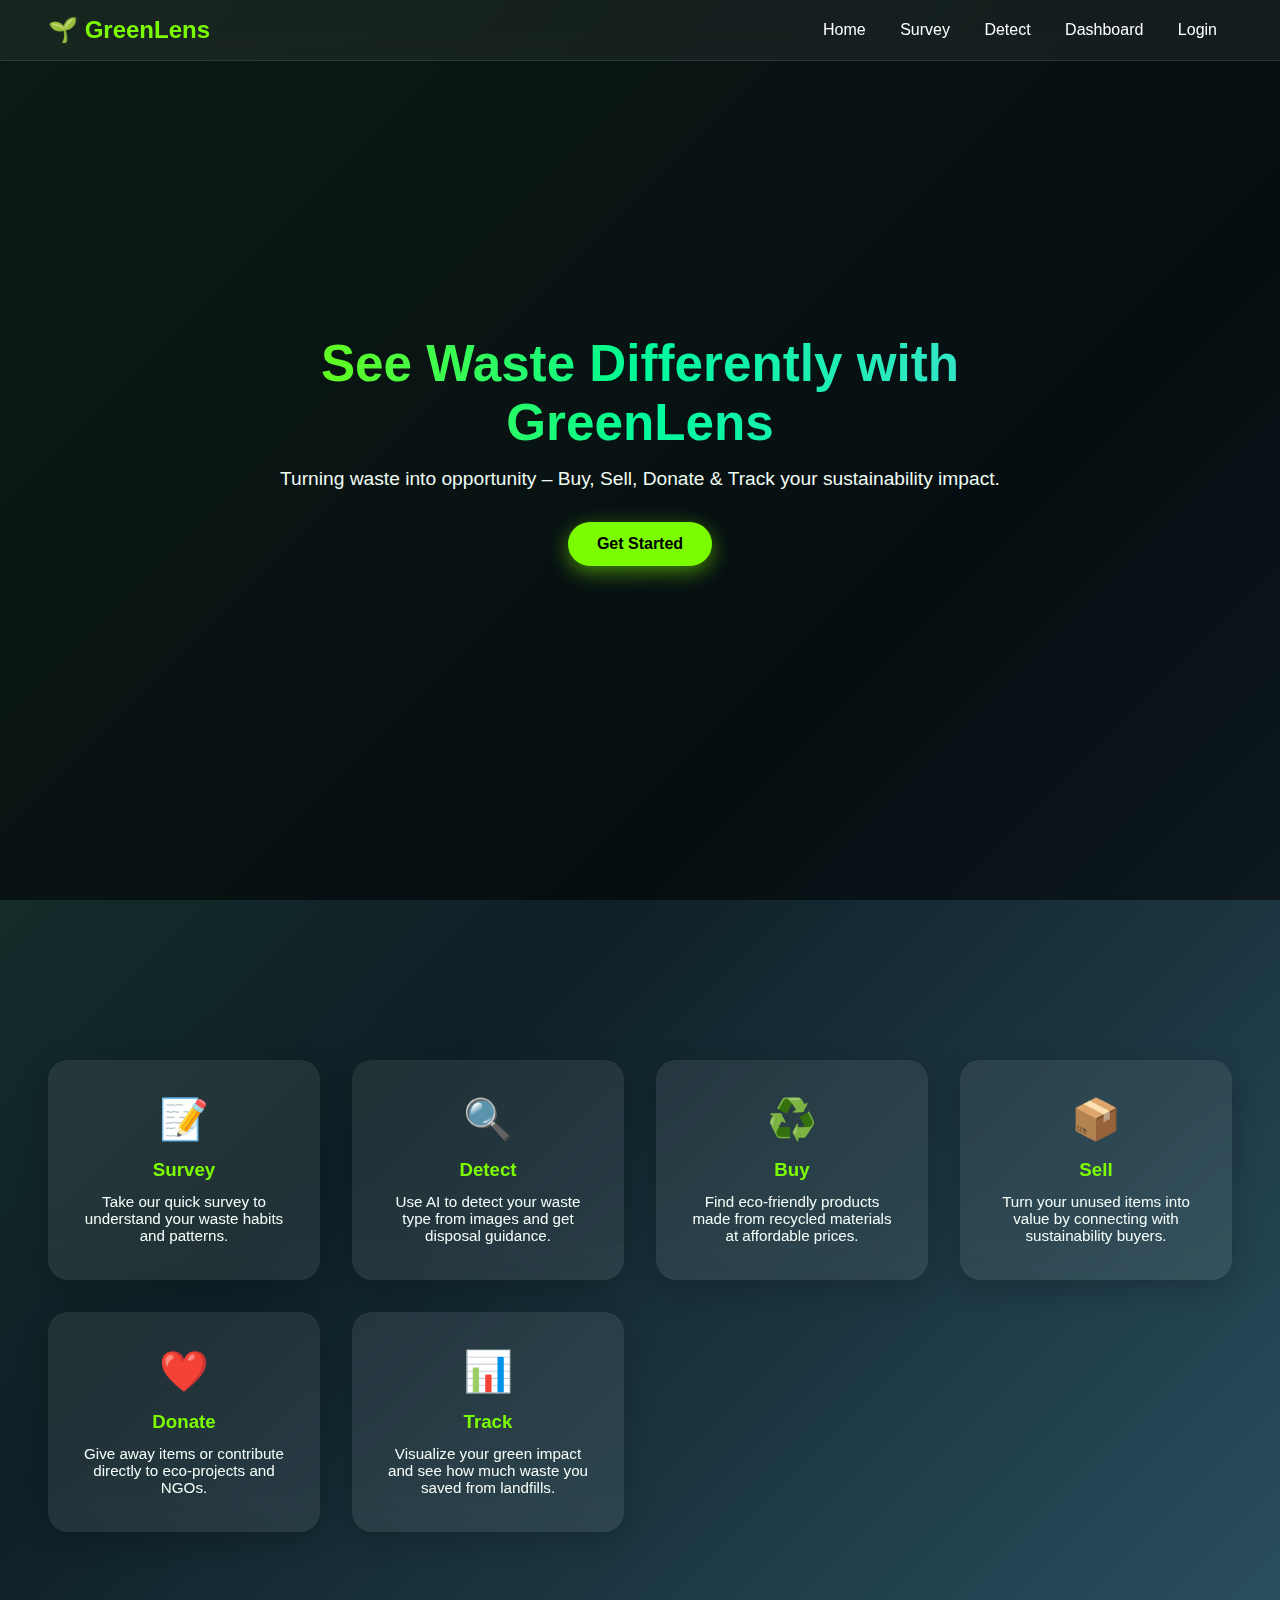
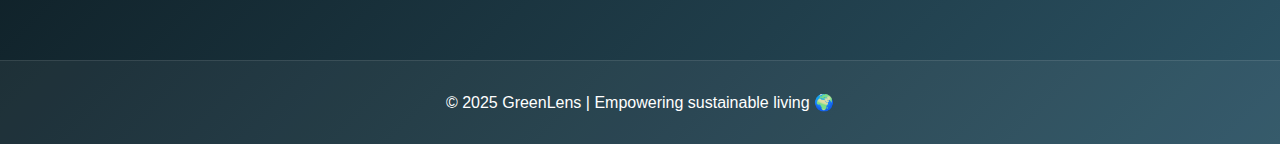
<file: templates/index.html>
<!DOCTYPE html>
<html lang="en">
<head>
<meta charset="UTF-8">
<meta name="viewport" content="width=device-width, initial-scale=1.0">
<title>GreenLens - Home</title>
<style>
/* Reset */
* { margin:0; padding:0; box-sizing:border-box; }

body {
  font-family: 'Poppins', sans-serif;
  color: #fff;
  background: linear-gradient(135deg,#1b3c2e,#0f2027,#2c5364);
  overflow-x: hidden;
}

/* Navbar */
header {
  display: flex;
  justify-content: space-between;
  align-items: center;
  padding: 1rem 3rem;
  position: fixed;
  width: 100%;
  top: 0;
  z-index: 100;
  background: rgba(255,255,255,0.05);
  backdrop-filter: blur(12px);
  border-bottom: 1px solid rgba(255,255,255,0.1);
}
header h2 { font-weight: 600; color: #7CFC00; }
nav a {
  margin: 0 15px;
  text-decoration: none;
  color: #fff;
  font-weight: 500;
  transition: color 0.3s;
}
nav a:hover { color: #7CFC00; }

/* Buttons */
.btn {
  background: #7CFC00;
  color: #000;
  padding: 0.8rem 1.8rem;
  border: none;
  border-radius: 50px;
  font-weight: bold;
  cursor: pointer;
  font-size: 1rem;
  box-shadow: 0 6px 20px rgba(124,252,0,0.5);
  transition: 0.3s;
  text-decoration: none;
  display: inline-block;
}
.btn:hover { background: #5ecf00; transform: translateY(-3px); }

/* Hero Section */
.hero {
  position: relative;
  height: 100vh;
  display: flex;
  flex-direction: column;
  justify-content: center;
  align-items: center;
  text-align: center;
  padding: 2rem;
  background: url('https://images.unsplash.com/photo-1501004318641-b39e6451bec6') center/cover no-repeat;
}
.hero::after {
  content: "";
  position: absolute; top:0; left:0; right:0; bottom:0;
  background: rgba(0,0,0,0.55);
}
.hero-content { position: relative; z-index: 1; max-width: 800px; }
.hero h1 {
  font-size: 3.2rem; margin-bottom: 1rem;
  background: linear-gradient(90deg,#7CFC00,#00FA9A,#40E0D0);
  -webkit-background-clip: text;
  -webkit-text-fill-color: transparent;
}
.hero p { font-size: 1.2rem; margin-bottom: 2rem; color: #f0fdf4; }

/* Features Section */
.features {
  display: grid;
  grid-template-columns: repeat(auto-fit, minmax(250px,1fr));
  gap: 2rem;
  padding: 5rem 3rem;
  margin-top: 5rem;
}
.feature-card {
  background: rgba(255,255,255,0.08);
  border-radius: 20px;
  padding: 2rem;
  text-align: center;
  backdrop-filter: blur(15px);
  box-shadow: 0 8px 30px rgba(0,0,0,0.2);
  transition: transform 0.3s ease, box-shadow 0.3s ease;
  cursor: pointer;
  text-decoration: none;
  color: #fff;
  display: flex;
  flex-direction: column;
  justify-content: center;
  height: 220px;
}
.feature-card:hover {
  transform: translateY(-10px);
  box-shadow: 0 12px 40px rgba(124,252,0,0.5);
}
.feature-icon { font-size: 2.5rem; margin-bottom: 1rem; }
.feature-card h3 { margin-bottom: 0.8rem; color: #7CFC00; }
.feature-card p { font-size: 0.95rem; color: #f5fdf8; }

/* Footer */
footer {
  text-align: center; padding: 2rem;
  background: rgba(255,255,255,0.05);
  border-top: 1px solid rgba(255,255,255,0.1);
  margin-top: 3rem;
}

/* Responsive */
@media (max-width:768px){
  .hero h1{ font-size:2.2rem; }
  .hero p{ font-size:1rem; }
  header{ padding:1rem 1.5rem; }
  nav a{ margin:0 10px; }
  .features{ padding:3rem 1rem; gap:1.5rem; }
}
</style>
</head>
<body>

<!-- Navbar -->
<header>
<h2>🌱 GreenLens</h2>
<nav>
<a href="index.html">Home</a>
<a href="survey.html">Survey</a>
<a href="detect.html">Detect</a>
<a href="dashboard.html">Dashboard</a>
<a href="login.html">Login</a>
</nav>
</header>

<!-- Hero Section -->
<section class="hero">
<div class="hero-content">
<h1>See Waste Differently with GreenLens</h1>
<p>Turning waste into opportunity – Buy, Sell, Donate & Track your sustainability impact.</p>
<a href="register.html" class="btn">Get Started</a>
</div>
</section>

<!-- Features Section -->
<section class="features">
<a href="survey.html" class="feature-card">
<div class="feature-icon">📝</div>
<h3>Survey</h3>
<p>Take our quick survey to understand your waste habits and patterns.</p>
</a>

<a href="detect.html" class="feature-card">
<div class="feature-icon">🔍</div>
<h3>Detect</h3>
<p>Use AI to detect your waste type from images and get disposal guidance.</p>
</a>

<a href="marketplace.html" class="feature-card">
<div class="feature-icon">♻️</div>
<h3>Buy</h3>
<p>Find eco-friendly products made from recycled materials at affordable prices.</p>
</a>

<a href="marketplace.html" class="feature-card">
<div class="feature-icon">📦</div>
<h3>Sell</h3>
<p>Turn your unused items into value by connecting with sustainability buyers.</p>
</a>

<a href="donate.html" class="feature-card">
<div class="feature-icon">❤️</div>
<h3>Donate</h3>
<p>Give away items or contribute directly to eco-projects and NGOs.</p>
</a>

<a href="dashboard.html" class="feature-card">
<div class="feature-icon">📊</div>
<h3>Track</h3>
<p>Visualize your green impact and see how much waste you saved from landfills.</p>
</a>
</section>

<!-- Footer -->
<footer>
<p>&copy; 2025 GreenLens | Empowering sustainable living 🌍</p>
</footer>

</body>
</html>
</file>
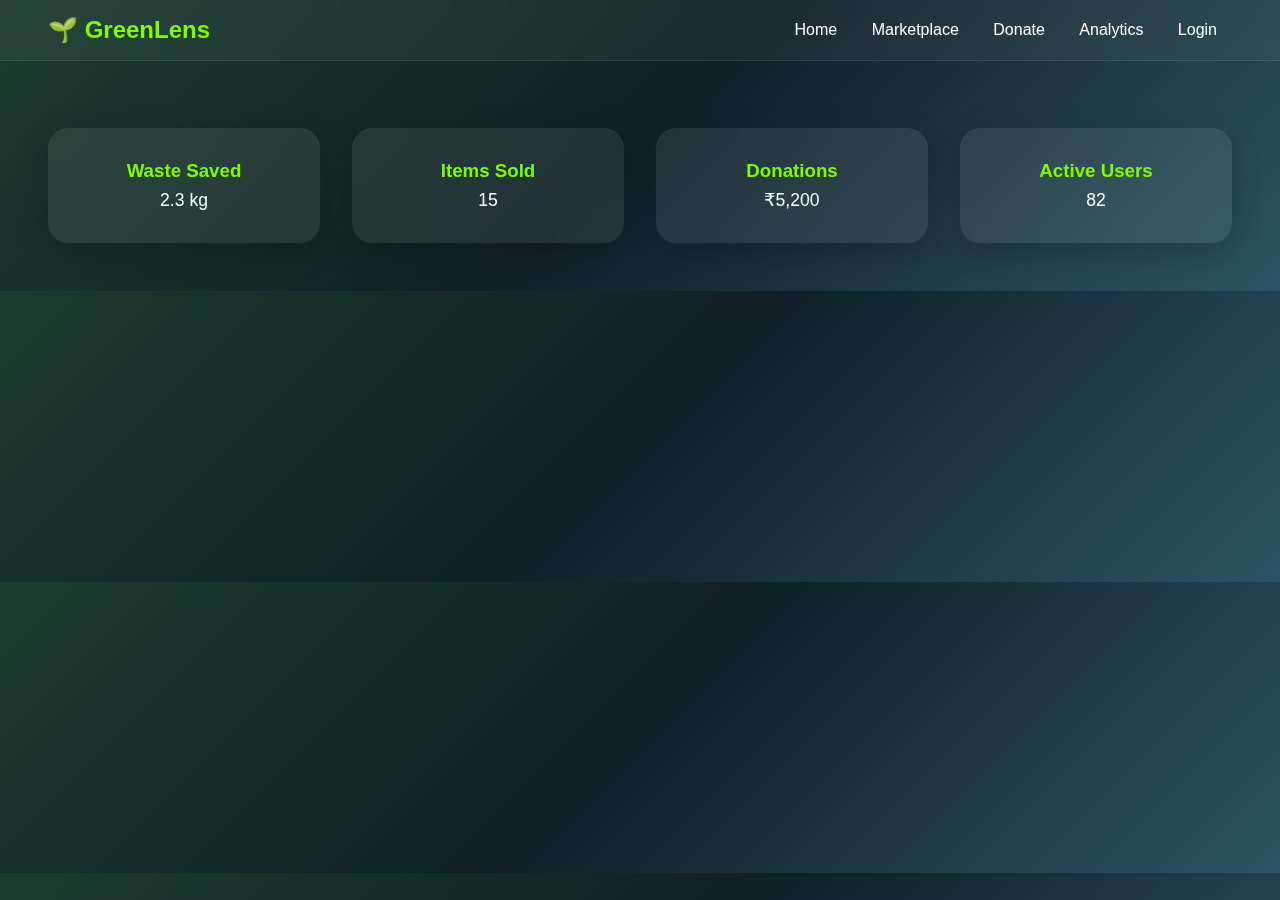
<file: templates/analytics.html>
<!DOCTYPE html>
<html lang="en">
<head>
<meta charset="UTF-8">
<meta name="viewport" content="width=device-width, initial-scale=1.0">
<title>GreenLens - Analytics</title>
<style>
*{margin:0;padding:0;box-sizing:border-box;}
body{font-family:'Poppins',sans-serif;background:linear-gradient(135deg,#1b3c2e,#0f2027,#2c5364);color:#fff;padding-top:80px;}
header{display:flex;justify-content:space-between;align-items:center;padding:1rem 3rem;position:fixed;width:100%;top:0;z-index:100;background:rgba(255,255,255,0.05);backdrop-filter:blur(12px);border-bottom:1px solid rgba(255,255,255,0.1);}
header h2{color:#7CFC00;}
nav a{margin:0 15px;text-decoration:none;color:#fff;font-weight:500;}
nav a:hover{color:#7CFC00;}
.analytics{display:grid;grid-template-columns:repeat(auto-fit,minmax(250px,1fr));gap:2rem;padding:3rem;}
.stat-card{background:rgba(255,255,255,0.08);backdrop-filter:blur(15px);border-radius:20px;padding:2rem;text-align:center;box-shadow:0 8px 30px rgba(0,0,0,0.2);transition:0.3s;}
.stat-card:hover{transform:translateY(-10px);box-shadow:0 12px 40px rgba(124,252,0,0.5);}
.stat-card h3{color:#7CFC00;margin-bottom:0.5rem;}
.stat-card p{font-size:1.1rem;color:#f5fdf8;}
</style>
</head>
<body>
<header>
<h2>🌱 GreenLens</h2>
<nav>
<a href="index.html">Home</a>
<a href="marketplace.html">Marketplace</a>
<a href="donate.html">Donate</a>
<a href="analytics.html">Analytics</a>
<a href="login.html">Login</a>
</nav>
</header>

<section class="analytics">
  <div class="stat-card">
    <h3>Waste Saved</h3>
    <p>2.3 kg</p>
  </div>
  <div class="stat-card">
    <h3>Items Sold</h3>
    <p>15</p>
  </div>
  <div class="stat-card">
    <h3>Donations</h3>
    <p>₹5,200</p>
  </div>
  <div class="stat-card">
    <h3>Active Users</h3>
    <p>82</p>
  </div>
</section>
</body>
</html>
</file>
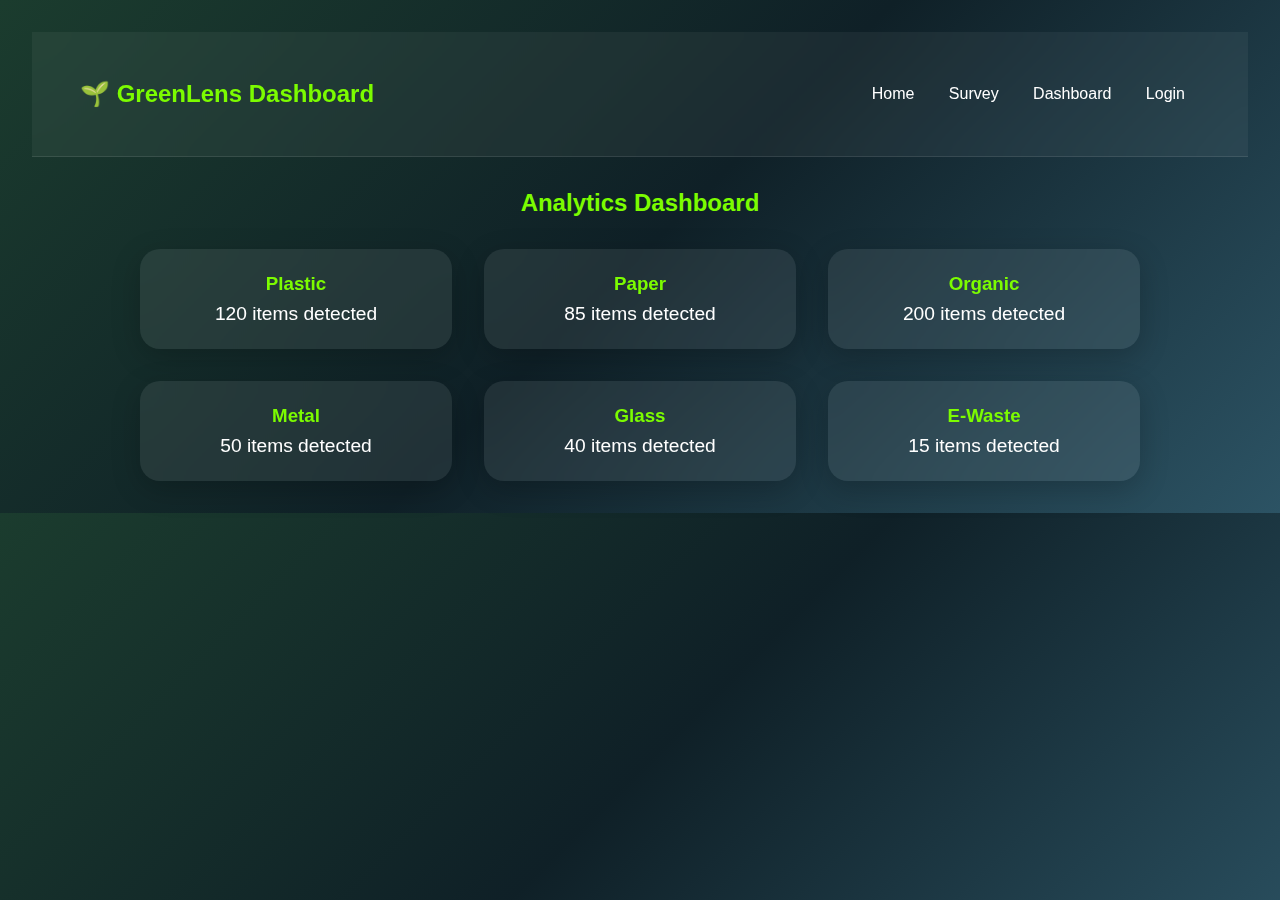
<file: templates/dashboard.html>
<!DOCTYPE html>
<html lang="en">
<head>
<meta charset="UTF-8">
<meta name="viewport" content="width=device-width, initial-scale=1.0">
<title>GreenLens - Dashboard</title>
<style>
*{margin:0;padding:0;box-sizing:border-box;}
body{
    font-family:'Poppins',sans-serif;
    background:linear-gradient(135deg,#1b3c2e,#0f2027,#2c5364);
    color:#fff;
    padding:2rem;
}
header{
    display:flex;
    justify-content:space-between;
    align-items:center;
    padding:1rem 3rem;
    background:rgba(255,255,255,0.05);
    backdrop-filter:blur(12px);
    border-bottom:1px solid rgba(255,255,255,0.1);
}
header h2{color:#7CFC00;}
nav a{
    margin:0 15px;
    text-decoration:none;
    color:#fff;
    font-weight:500;
}
nav a:hover{color:#7CFC00;}
h2{text-align:center;margin:2rem 0;color:#7CFC00;}
.dashboard{
    display:grid;
    grid-template-columns:repeat(auto-fit,minmax(250px,1fr));
    gap:2rem;
    max-width:1000px;
    margin:0 auto;
}
.card{
    background:rgba(255,255,255,0.08);
    backdrop-filter:blur(12px);
    padding:1.5rem;
    border-radius:20px;
    box-shadow:0 8px 30px rgba(0,0,0,0.2);
    text-align:center;
}
.card h3{color:#7CFC00;margin-bottom:0.5rem;}
.card p{font-size:1.2rem;}
</style>
</head>
<body>

<header>
<h2>🌱 GreenLens Dashboard</h2>
<nav>
<a href="index.html">Home</a>
<a href="survey.html">Survey</a>
<a href="dashboard.html">Dashboard</a>
<a href="login.html">Login</a>
</nav>
</header>

<h2>Analytics Dashboard</h2>

<div class="dashboard">
  <div class="card">
    <h3>Plastic</h3>
    <p>120 items detected</p>
  </div>
  <div class="card">
    <h3>Paper</h3>
    <p>85 items detected</p>
  </div>
  <div class="card">
    <h3>Organic</h3>
    <p>200 items detected</p>
  </div>
  <div class="card">
    <h3>Metal</h3>
    <p>50 items detected</p>
  </div>
  <div class="card">
    <h3>Glass</h3>
    <p>40 items detected</p>
  </div>
  <div class="card">
    <h3>E-Waste</h3>
    <p>15 items detected</p>
  </div>
</div>

</body>
</html>
</file>
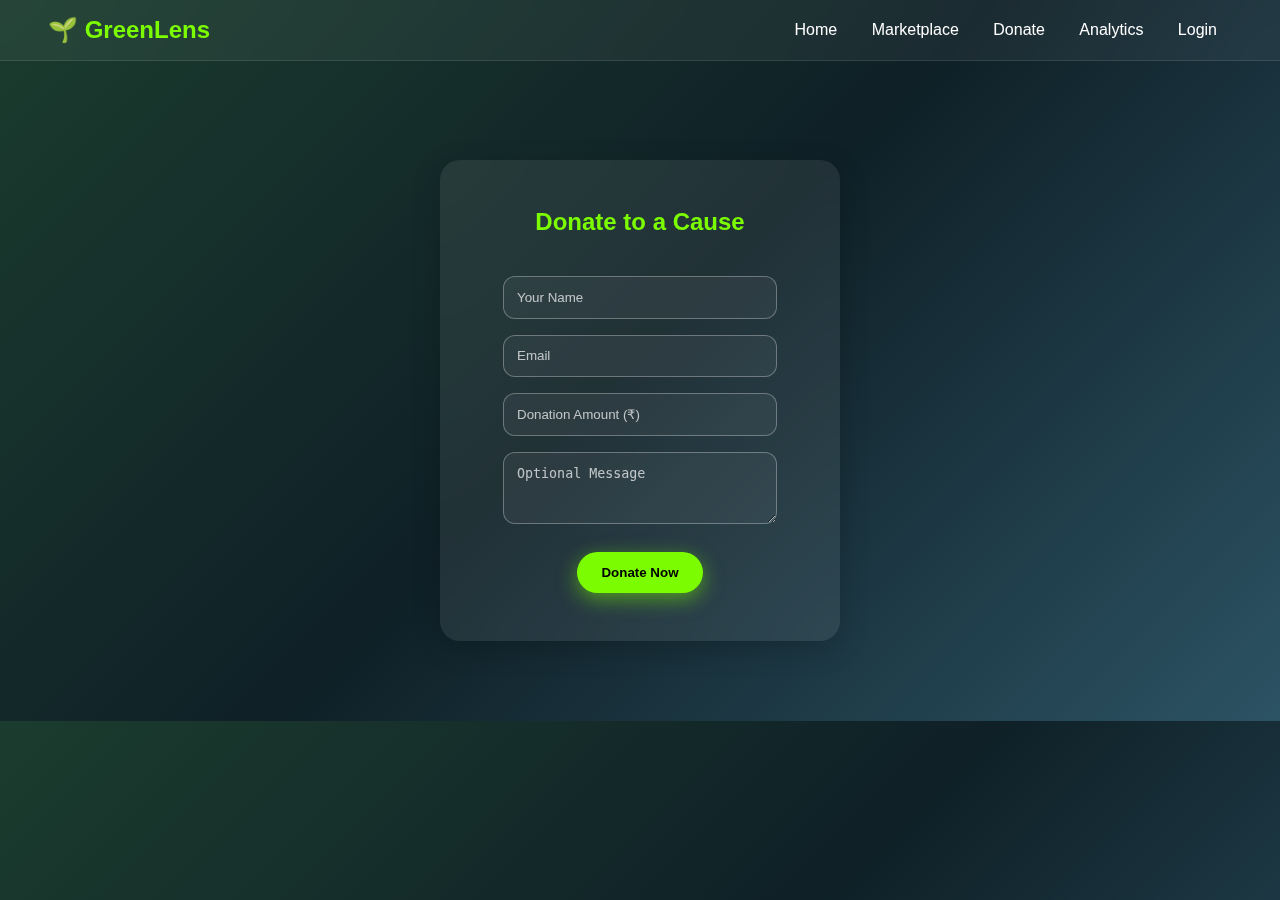
<file: templates/donate.html>
<!DOCTYPE html>
<html lang="en">
<head>
<meta charset="UTF-8">
<meta name="viewport" content="width=device-width, initial-scale=1.0">
<title>GreenLens - Donate</title>
<style>
*{margin:0;padding:0;box-sizing:border-box;}
body{font-family:'Poppins',sans-serif;background:linear-gradient(135deg,#1b3c2e,#0f2027,#2c5364);color:#fff;padding-top:80px;}
header{display:flex;justify-content:space-between;align-items:center;padding:1rem 3rem;position:fixed;width:100%;top:0;z-index:100;background:rgba(255,255,255,0.05);backdrop-filter:blur(12px);border-bottom:1px solid rgba(255,255,255,0.1);}
header h2{color:#7CFC00;}
nav a{margin:0 15px;text-decoration:none;color:#fff;font-weight:500;}
nav a:hover{color:#7CFC00;}
.donate-box{background:rgba(255,255,255,0.08);backdrop-filter:blur(15px);box-shadow:0 8px 30px rgba(0,0,0,0.2);border-radius:20px;padding:3rem;width:400px;margin:5rem auto;text-align:center;}
.donate-box h2{margin-bottom:2rem;color:#7CFC00;}
input,textarea{width:90%;padding:0.8rem;margin:0.5rem 0;border:1px solid rgba(255,255,255,0.3);border-radius:12px;background:rgba(255,255,255,0.05);color:#fff;}
input::placeholder,textarea::placeholder{color:rgba(255,255,255,0.7);}
.btn{background:#7CFC00;color:#000;padding:0.8rem 1.5rem;border:none;border-radius:50px;font-weight:bold;cursor:pointer;margin-top:1rem;box-shadow:0 6px 20px rgba(124,252,0,0.5);transition:0.3s;}
.btn:hover{background:#5ecf00;transform:translateY(-3px);}
</style>
</head>
<body>
<header>
<h2>🌱 GreenLens</h2>
<nav>
<a href="index.html">Home</a>
<a href="marketplace.html">Marketplace</a>
<a href="donate.html">Donate</a>
<a href="analytics.html">Analytics</a>
<a href="login.html">Login</a>
</nav>
</header>

<div class="donate-box">
<h2>Donate to a Cause</h2>
<form action="donate.php" method="POST">
<input type="text" name="name" placeholder="Your Name" required><br>
<input type="email" name="email" placeholder="Email" required><br>
<input type="number" name="amount" placeholder="Donation Amount (₹)" required><br>
<textarea name="message" placeholder="Optional Message" rows="3"></textarea><br>
<button type="submit" class="btn">Donate Now</button>
</form>
</div>
</body>
</html>
</file>
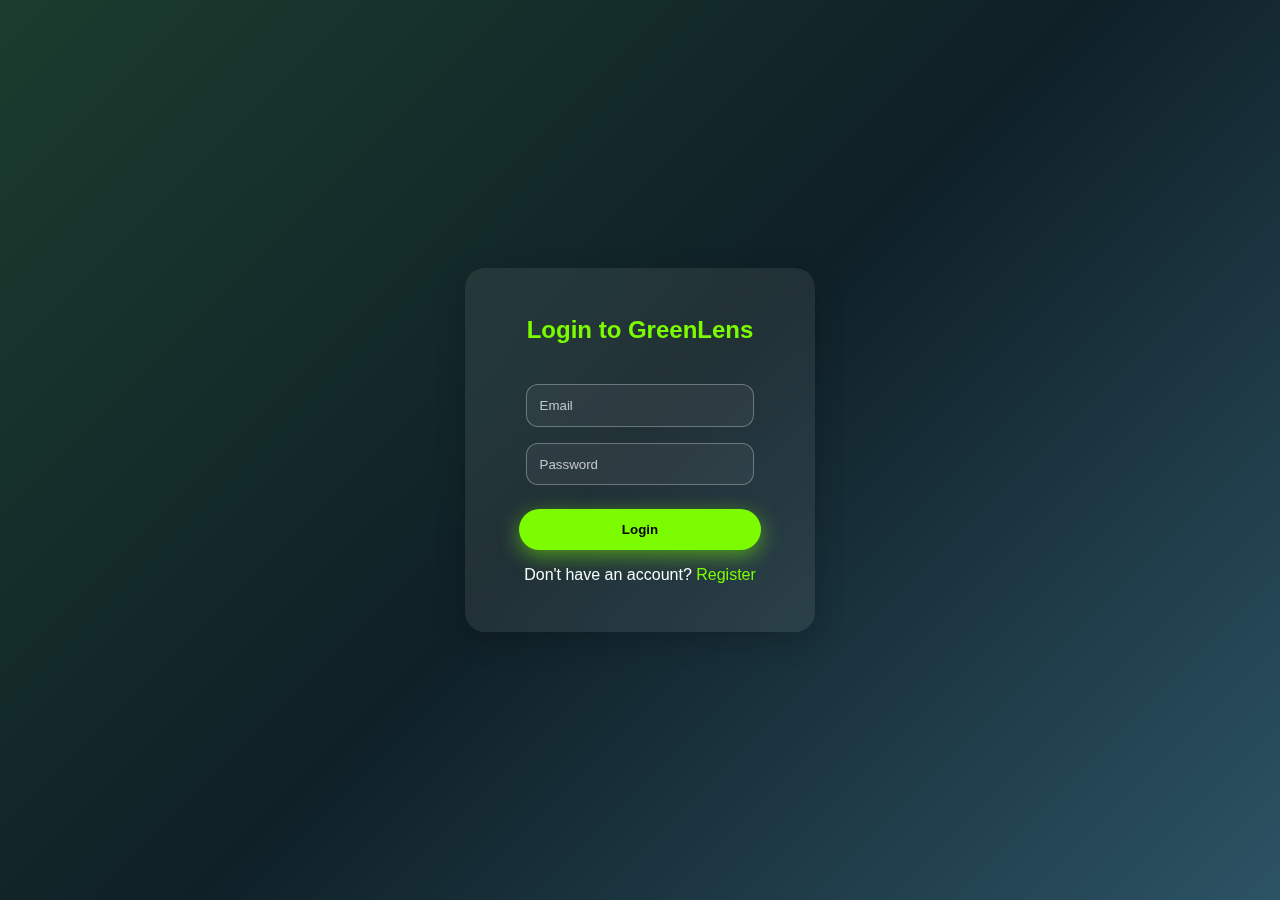
<file: templates/login.html>
<!DOCTYPE html>
<html lang="en">
<head>
  <meta charset="UTF-8">
  <meta name="viewport" content="width=device-width, initial-scale=1.0">
  <title>GreenLens - Login</title>
  <style>
    * { margin: 0; padding: 0; box-sizing: border-box; }
    body {
      font-family: 'Poppins', sans-serif;
      background: linear-gradient(135deg, #1b3c2e, #0f2027, #2c5364);
      color: #fff;
      display: flex; justify-content: center; align-items: center;
      height: 100vh;
    }
    header {
      display: none; /* optional, login can skip navbar */
    }
    .login-box {
      background: rgba(255,255,255,0.08);
      padding: 3rem;
      border-radius: 20px;
      backdrop-filter: blur(15px);
      box-shadow: 0 8px 30px rgba(0,0,0,0.2);
      width: 350px;
      text-align: center;
    }
    h2 { margin-bottom: 2rem; color: #7CFC00; }
    input {
      width: 90%; padding: 0.8rem; margin: 0.5rem 0;
      border: 1px solid rgba(255,255,255,0.3);
      border-radius: 12px;
      background: rgba(255,255,255,0.05);
      color: #fff;
    }
    input::placeholder { color: rgba(255,255,255,0.7); }
    .btn {
      width: 95%; padding: 0.8rem; border: none;
      background: #7CFC00; color: #000;
      border-radius: 50px; font-weight: bold;
      cursor: pointer; margin-top: 1rem;
      box-shadow: 0 6px 20px rgba(124,252,0,0.5);
      transition: 0.3s;
    }
    .btn:hover { background: #5ecf00; transform: translateY(-3px); }
    p { margin-top: 1rem; color: #f5fdf8; }
    a { color: #7CFC00; text-decoration: none; font-weight: 500; }
  </style>
</head>
<body>
  <div class="login-box">
    <h2>Login to GreenLens</h2>
    <form action="login.php" method="POST">
      <input type="email" name="email" placeholder="Email" required><br>
      <input type="password" name="password" placeholder="Password" required><br>
      <button type="submit" class="btn">Login</button>
    </form>
    <p>Don't have an account? <a href="register.html">Register</a></p>
  </div>
</body>
</html>
</file>
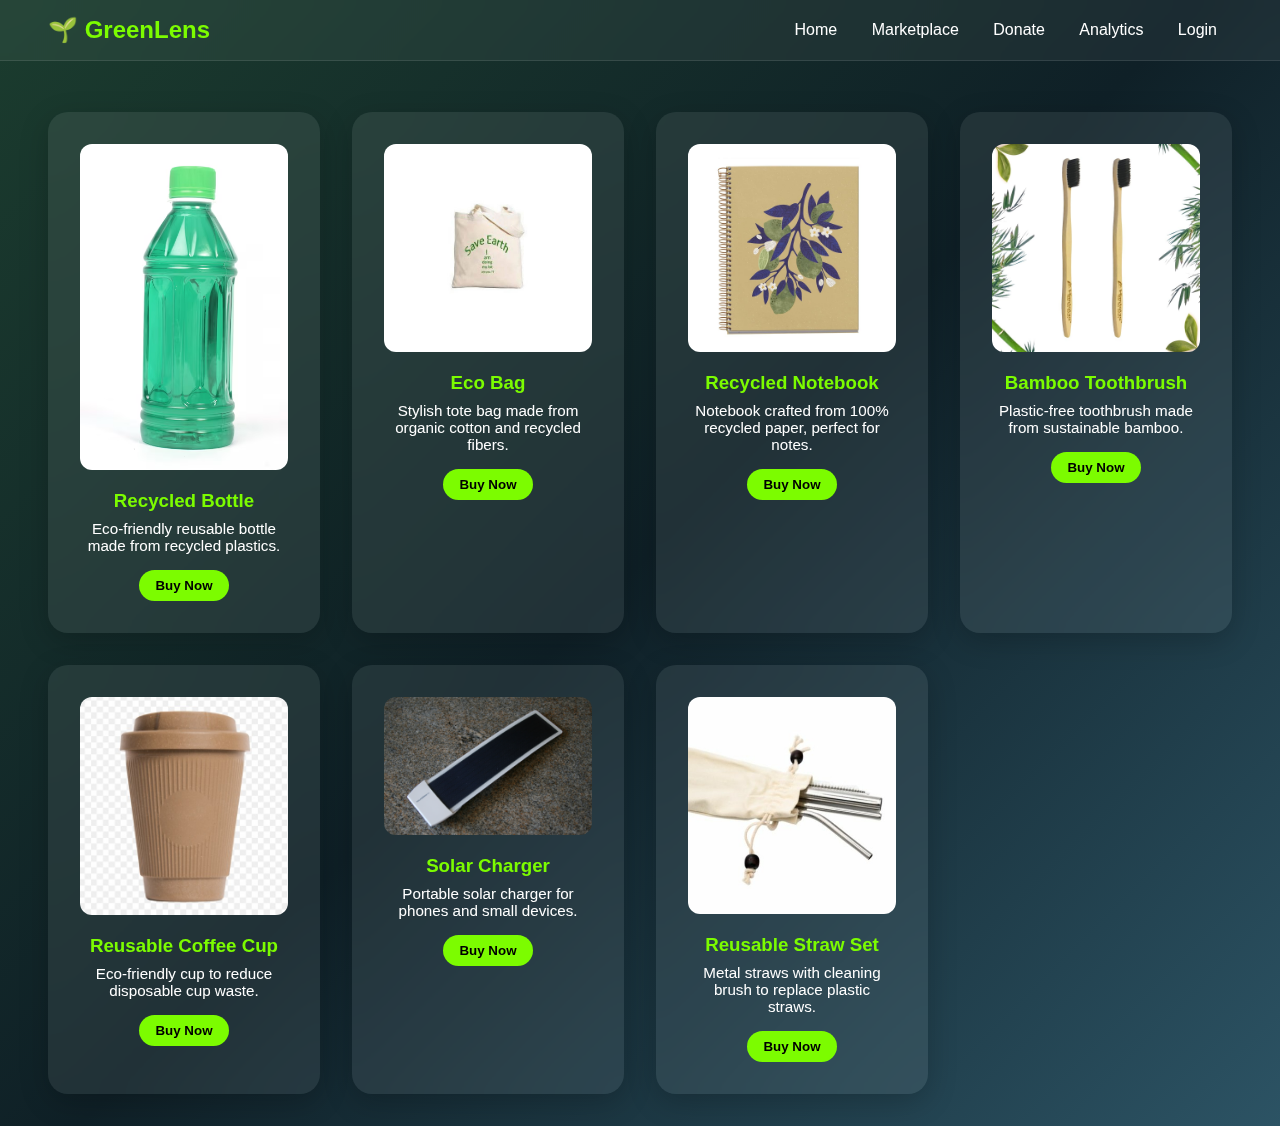
<file: templates/marketplace.html>
<!DOCTYPE html>
<html lang="en">
<head>
<meta charset="UTF-8">
<meta name="viewport" content="width=device-width, initial-scale=1.0">
<title>GreenLens - Marketplace</title>
<style>
* { margin:0; padding:0; box-sizing:border-box; }
body {
  font-family:'Poppins',sans-serif;
  background: linear-gradient(135deg,#1b3c2e,#0f2027,#2c5364);
  color:#fff;
  padding-top:80px;
}
header {
  display:flex; justify-content:space-between; align-items:center;
  padding:1rem 3rem; position:fixed; width:100%; top:0; z-index:100;
  background: rgba(255,255,255,0.05); backdrop-filter: blur(12px);
  border-bottom:1px solid rgba(255,255,255,0.1);
}
header h2 { color:#7CFC00; }
nav a { margin:0 15px; text-decoration:none; color:#fff; font-weight:500; }
nav a:hover{ color:#7CFC00; }

.marketplace {
  display:grid; grid-template-columns: repeat(auto-fit, minmax(250px,1fr));
  gap:2rem; padding:2rem 3rem;
}
.product-card {
  background: rgba(255,255,255,0.08); border-radius:20px; padding:2rem;
  backdrop-filter:blur(15px); box-shadow:0 8px 30px rgba(0,0,0,0.2);
  transition:0.3s; text-align:center;
}
.product-card:hover { transform: translateY(-10px); box-shadow:0 12px 40px rgba(124,252,0,0.5);}
.product-card img { width:100%; border-radius:12px; margin-bottom:1rem; }
.product-card h3 { color:#7CFC00; margin-bottom:0.5rem; }
.product-card p { font-size:0.95rem; margin-bottom:1rem; }
.btn { background:#7CFC00;color:#000;padding:0.5rem 1rem;border:none;border-radius:50px;font-weight:bold;cursor:pointer;transition:0.3s;}
.btn:hover { background:#5ecf00; transform:translateY(-3px);}
</style>
</head>
<body>
<header>
  <h2>🌱 GreenLens</h2>
  <nav>
    <a href="index.html">Home</a>
    <a href="marketplace.html">Marketplace</a>
    <a href="donate.html">Donate</a>
    <a href="analytics.html">Analytics</a>
    <a href="login.html">Login</a>
  </nav>
</header>

<section class="marketplace">

  <div class="product-card">
    <img src="images/recycled_bottle.jpg" alt="Recycled Bottle">
    <h3>Recycled Bottle</h3>
    <p>Eco-friendly reusable bottle made from recycled plastics.</p>
    <button class="btn">Buy Now</button>
  </div>

  <div class="product-card">
    <img src="images/eco_bag.jpg" alt="Eco Bag">
    <h3>Eco Bag</h3>
    <p>Stylish tote bag made from organic cotton and recycled fibers.</p>
    <button class="btn">Buy Now</button>
  </div>

  <div class="product-card">
    <img src="images/recycled_notebook.jpg" alt="Recycled Notebook">
    <h3>Recycled Notebook</h3>
    <p>Notebook crafted from 100% recycled paper, perfect for notes.</p>
    <button class="btn">Buy Now</button>
  </div>

  <div class="product-card">
    <img src="images/bamboo_toothbrush.jpg" alt="Bamboo Toothbrush">
    <h3>Bamboo Toothbrush</h3>
    <p>Plastic-free toothbrush made from sustainable bamboo.</p>
    <button class="btn">Buy Now</button>
  </div>

  <div class="product-card">
    <img src="images/reusable_coffee_cup.jpg" alt="Reusable Coffee Cup">
    <h3>Reusable Coffee Cup</h3>
    <p>Eco-friendly cup to reduce disposable cup waste.</p>
    <button class="btn">Buy Now</button>
  </div>

  <div class="product-card">
    <img src="images/solar_charger.jpg" alt="Solar Charger">
    <h3>Solar Charger</h3>
    <p>Portable solar charger for phones and small devices.</p>
    <button class="btn">Buy Now</button>
  </div>

  <div class="product-card">
    <img src="images/reusable_straw_set.jpg" alt="Reusable Straw Set">
    <h3>Reusable Straw Set</h3>
    <p>Metal straws with cleaning brush to replace plastic straws.</p>
    <button class="btn">Buy Now</button>
  </div>

  

</section>
</body>
</html>
</file>
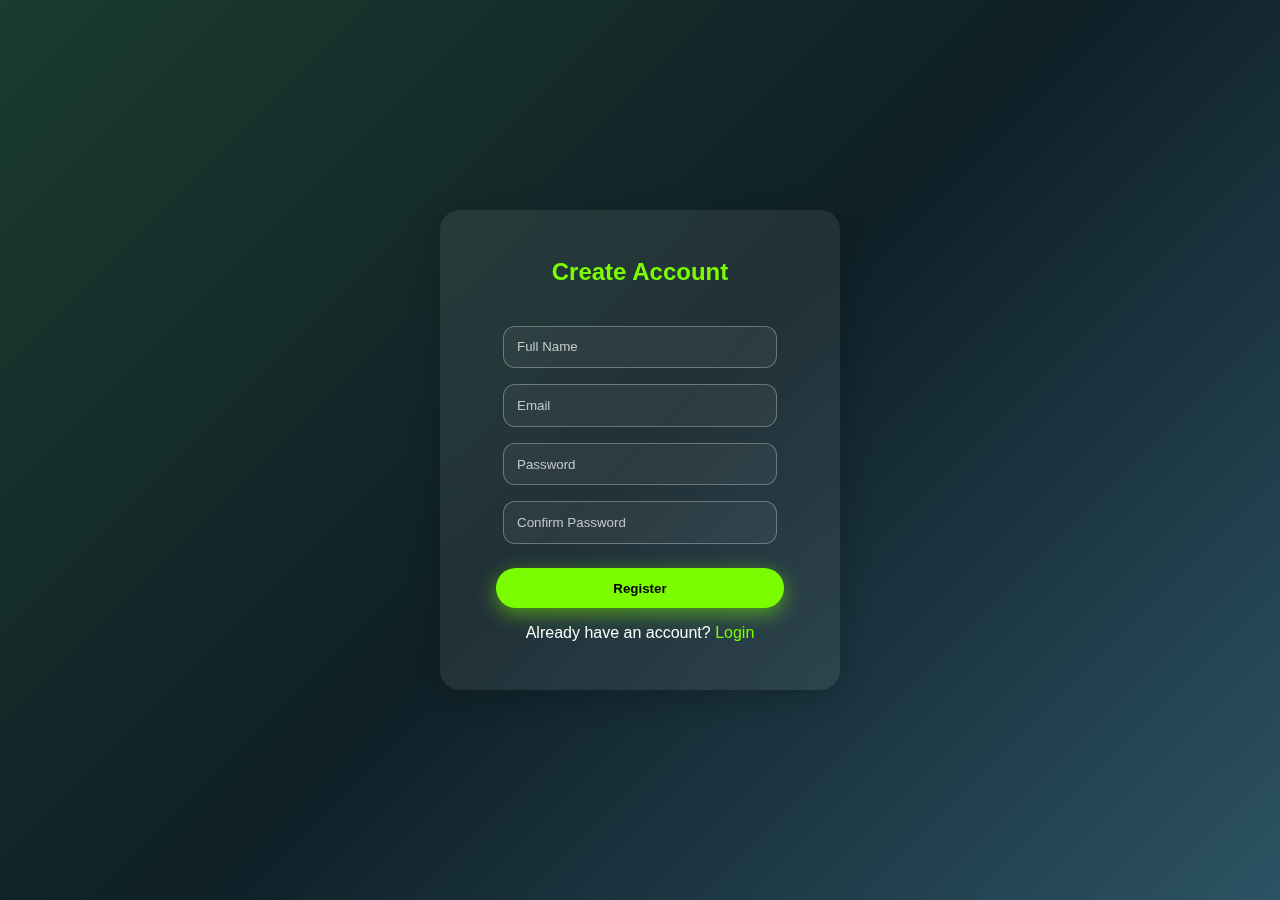
<file: templates/register.html>
<!DOCTYPE html>
<html lang="en">
<head>
  <meta charset="UTF-8">
  <meta name="viewport" content="width=device-width, initial-scale=1.0">
  <title>GreenLens - Register</title>
  <style>
    * { margin: 0; padding: 0; box-sizing: border-box; }
    body {
      font-family: 'Poppins', sans-serif;
      background: linear-gradient(135deg, #1b3c2e, #0f2027, #2c5364);
      color: #fff;
      display: flex; justify-content: center; align-items: center;
      height: 100vh;
    }
    .register-box {
      background: rgba(255,255,255,0.08);
      padding: 3rem;
      border-radius: 20px;
      backdrop-filter: blur(15px);
      box-shadow: 0 8px 30px rgba(0,0,0,0.2);
      width: 400px;
      text-align: center;
    }
    h2 { margin-bottom: 2rem; color: #7CFC00; }
    input {
      width: 90%; padding: 0.8rem; margin: 0.5rem 0;
      border: 1px solid rgba(255,255,255,0.3);
      border-radius: 12px;
      background: rgba(255,255,255,0.05);
      color: #fff;
    }
    input::placeholder { color: rgba(255,255,255,0.7); }
    .btn {
      width: 95%; padding: 0.8rem; border: none;
      background: #7CFC00; color: #000;
      border-radius: 50px; font-weight: bold;
      cursor: pointer; margin-top: 1rem;
      box-shadow: 0 6px 20px rgba(124,252,0,0.5);
      transition: 0.3s;
    }
    .btn:hover { background: #5ecf00; transform: translateY(-3px); }
    p { margin-top: 1rem; color: #f5fdf8; }
    a { color: #7CFC00; text-decoration: none; font-weight: 500; }
  </style>
</head>
<body>
  <div class="register-box">
    <h2>Create Account</h2>
    <form action="register.php" method="POST">
      <input type="text" name="name" placeholder="Full Name" required><br>
      <input type="email" name="email" placeholder="Email" required><br>
      <input type="password" name="password" placeholder="Password" required><br>
      <input type="password" name="confirm_password" placeholder="Confirm Password" required><br>
      <button type="submit" class="btn">Register</button>
    </form>
    <p>Already have an account? <a href="login.html">Login</a></p>
  </div>
</body>
</html>
</file>
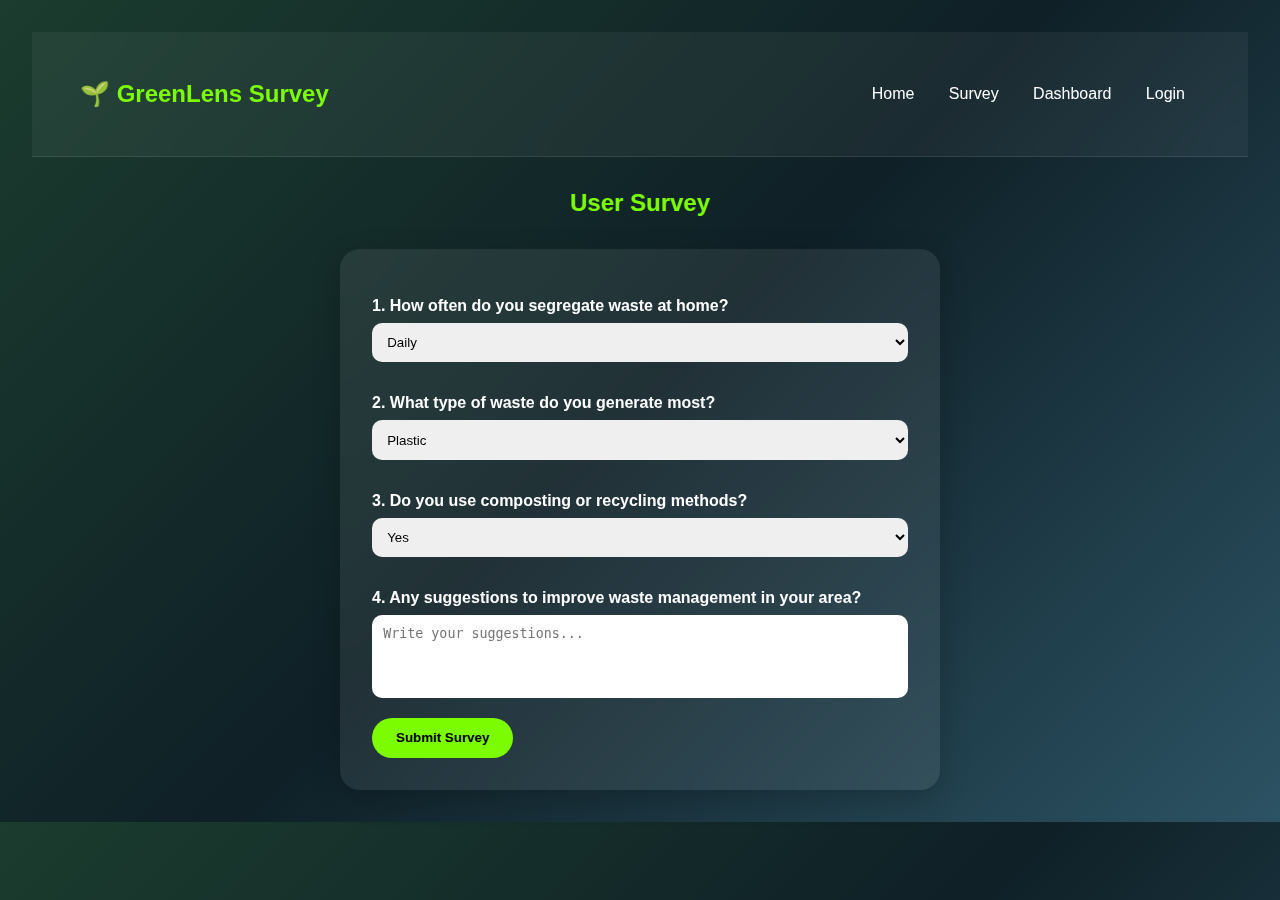
<file: templates/survey.html>
<!DOCTYPE html>
<html lang="en">
<head>
<meta charset="UTF-8">
<meta name="viewport" content="width=device-width, initial-scale=1.0">
<title>GreenLens - Survey</title>
<style>
*{margin:0;padding:0;box-sizing:border-box;}
body{
    font-family:'Poppins',sans-serif;
    background:linear-gradient(135deg,#1b3c2e,#0f2027,#2c5364);
    color:#fff;
    padding:2rem;
}
header{
    display:flex;
    justify-content:space-between;
    align-items:center;
    padding:1rem 3rem;
    background:rgba(255,255,255,0.05);
    backdrop-filter:blur(12px);
    border-bottom:1px solid rgba(255,255,255,0.1);
}
header h2{color:#7CFC00;}
nav a{
    margin:0 15px;
    text-decoration:none;
    color:#fff;
    font-weight:500;
}
nav a:hover{color:#7CFC00;}
h2{text-align:center;margin:2rem 0;color:#7CFC00;}
form{
    max-width:600px;
    margin:0 auto;
    background:rgba(255,255,255,0.08);
    padding:2rem;
    border-radius:20px;
    backdrop-filter:blur(12px);
    box-shadow:0 8px 30px rgba(0,0,0,0.2);
}
label{
    display:block;
    margin:1rem 0 0.5rem;
    font-weight:bold;
}
input[type=text], select, textarea{
    width:100%;
    padding:0.7rem;
    border-radius:10px;
    border:none;
    margin-bottom:1rem;
    outline:none;
}
textarea{resize:none;}
.btn{
    background:#7CFC00;
    color:#000;
    padding:0.8rem 1.5rem;
    border:none;
    border-radius:50px;
    font-weight:bold;
    cursor:pointer;
    transition:0.3s;
}
.btn:hover{background:#5ecf00;transform:translateY(-3px);}
</style>
</head>
<body>

<header>
<h2>🌱 GreenLens Survey</h2>
<nav>
<a href="index.html">Home</a>
<a href="survey.html">Survey</a>
<a href="dashboard.html">Dashboard</a>
<a href="login.html">Login</a>
</nav>
</header>

<h2>User Survey</h2>

<form>
  <label for="q1">1. How often do you segregate waste at home?</label>
  <select id="q1" name="q1">
    <option>Daily</option>
    <option>Weekly</option>
    <option>Monthly</option>
    <option>Rarely</option>
  </select>

  <label for="q2">2. What type of waste do you generate most?</label>
  <select id="q2" name="q2">
    <option>Plastic</option>
    <option>Paper</option>
    <option>Organic</option>
    <option>Metal</option>
    <option>Glass</option>
    <option>E-Waste</option>
  </select>

  <label for="q3">3. Do you use composting or recycling methods?</label>
  <select id="q3" name="q3">
    <option>Yes</option>
    <option>No</option>
    <option>Sometimes</option>
  </select>

  <label for="q4">4. Any suggestions to improve waste management in your area?</label>
  <textarea id="q4" name="q4" rows="4" placeholder="Write your suggestions..."></textarea>

  <button class="btn" type="submit">Submit Survey</button>
</form>

</body>
</html>
</file>
